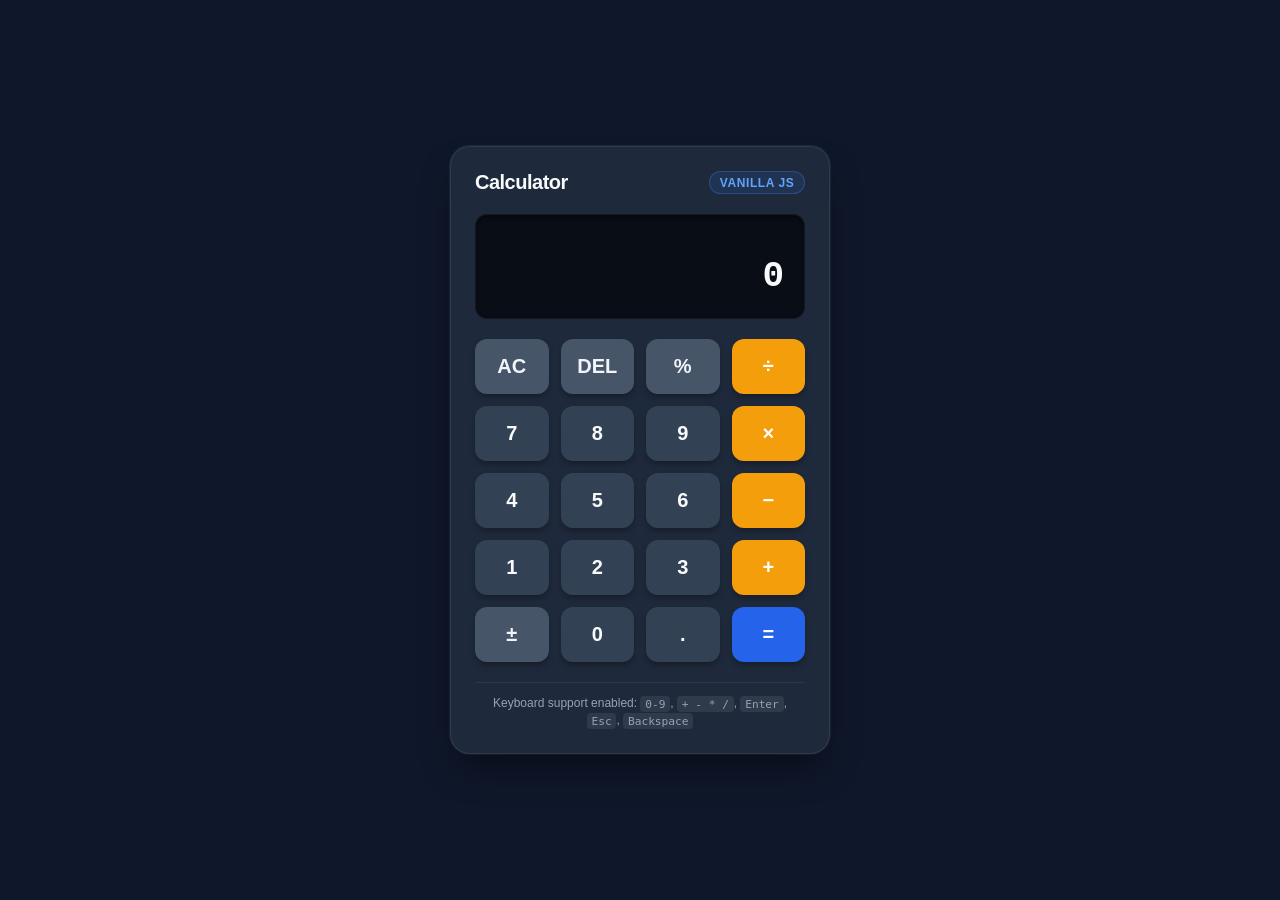
<file: web/calculator/index.html>
<!DOCTYPE html>
<html lang="en">
<head>
  <meta charset="UTF-8">
  <meta name="viewport" content="width=device-width, initial-scale=1.0">
  <meta name="description" content="A modern, responsive, and accessible personal calculator built with vanilla HTML, CSS, and JavaScript.">
  <title>Personal Calculator | Developer Practice Lab</title>
  <link rel="stylesheet" href="style.css">
</head>
<body>
  <main class="calculator-wrapper">
    <div class="calculator-card" role="region" aria-label="Personal Calculator">
      <header class="calculator-header">
        <h1 class="calculator-title">Calculator</h1>
        <span class="badge">Vanilla JS</span>
      </header>

      <section class="display-container" aria-live="polite" aria-atomic="true">
        <div class="previous-operand" id="previousOperand" data-previous-operand aria-label="Previous expression"></div>
        <div class="current-operand" id="currentOperand" data-current-operand aria-label="Current input">0</div>
      </section>

      <section class="keypad" role="group" aria-label="Calculator keypad">
        <!-- Row 1 -->
        <button type="button" class="btn btn-action" data-action="all-clear" aria-label="All clear">AC</button>
        <button type="button" class="btn btn-action" data-action="delete" aria-label="Delete last character">DEL</button>
        <button type="button" class="btn btn-action" data-action="percent" aria-label="Percentage">%</button>
        <button type="button" class="btn btn-operator" data-operator="÷" aria-label="Divide">÷</button>

        <!-- Row 2 -->
        <button type="button" class="btn btn-number" data-number="7">7</button>
        <button type="button" class="btn btn-number" data-number="8">8</button>
        <button type="button" class="btn btn-number" data-number="9">9</button>
        <button type="button" class="btn btn-operator" data-operator="×" aria-label="Multiply">×</button>

        <!-- Row 3 -->
        <button type="button" class="btn btn-number" data-number="4">4</button>
        <button type="button" class="btn btn-number" data-number="5">5</button>
        <button type="button" class="btn btn-number" data-number="6">6</button>
        <button type="button" class="btn btn-operator" data-operator="-" aria-label="Subtract">−</button>

        <!-- Row 4 -->
        <button type="button" class="btn btn-number" data-number="1">1</button>
        <button type="button" class="btn btn-number" data-number="2">2</button>
        <button type="button" class="btn btn-number" data-number="3">3</button>
        <button type="button" class="btn btn-operator" data-operator="+" aria-label="Add">+</button>

        <!-- Row 5 -->
        <button type="button" class="btn btn-action" data-action="negate" aria-label="Toggle positive or negative">±</button>
        <button type="button" class="btn btn-number" data-number="0">0</button>
        <button type="button" class="btn btn-number" data-number=".">.</button>
        <button type="button" class="btn btn-equals" data-action="calculate" aria-label="Equals">=</button>
      </section>

      <footer class="calculator-footer">
        <p class="hint">Keyboard support enabled: <code>0-9</code>, <code>+ - * /</code>, <code>Enter</code>, <code>Esc</code>, <code>Backspace</code></p>
      </footer>
    </div>
  </main>

  <script src="app.js"></script>
</body>
</html>
</file>
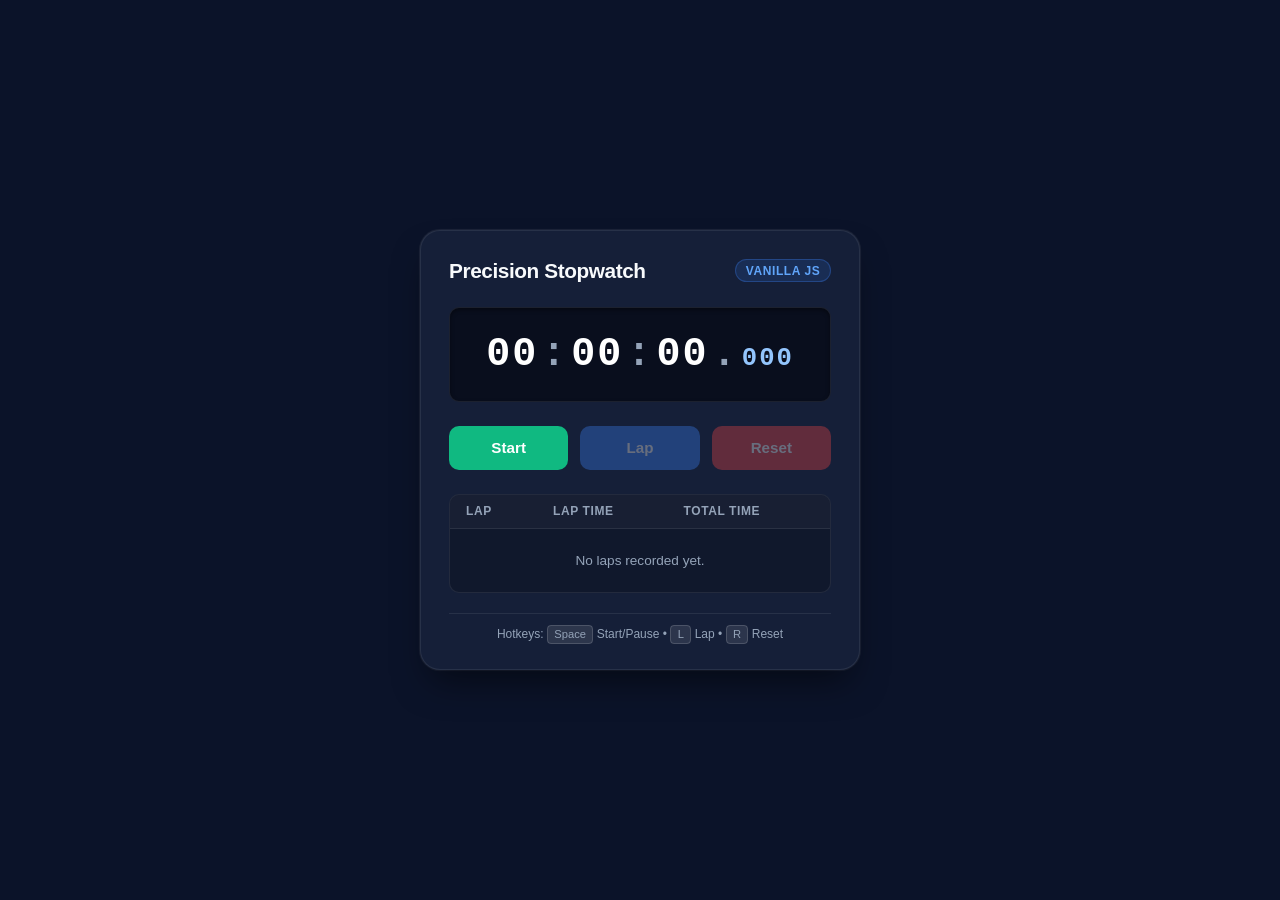
<file: web/stopwatch/index.html>
<!DOCTYPE html>
<html lang="en">
<head>
  <meta charset="UTF-8">
  <meta name="viewport" content="width=device-width, initial-scale=1.0">
  <meta name="description" content="A precision digital stopwatch with lap recording and keyboard controls, built with vanilla HTML, CSS, and JavaScript.">
  <title>Precision Stopwatch | Developer Practice Lab</title>
  <link rel="stylesheet" href="style.css">
</head>
<body>
  <main class="stopwatch-wrapper">
    <div class="stopwatch-card" role="region" aria-label="Digital Stopwatch">
      <header class="stopwatch-header">
        <h1 class="stopwatch-title">Precision Stopwatch</h1>
        <span class="badge">Vanilla JS</span>
      </header>

      <!-- Digital Display -->
      <section class="display-panel" aria-live="off">
        <div class="time-readout" id="timeDisplay" aria-label="Stopwatch elapsed time">
          <span class="time-segment" id="hours">00</span><span class="colon">:</span><span class="time-segment" id="minutes">00</span><span class="colon">:</span><span class="time-segment" id="seconds">00</span><span class="dot">.</span><span class="time-segment ms" id="milliseconds">000</span>
        </div>
      </section>

      <!-- Controls -->
      <section class="controls-panel" role="group" aria-label="Stopwatch controls">
        <button type="button" class="btn btn-primary" id="startPauseBtn" aria-label="Start stopwatch">Start</button>
        <button type="button" class="btn btn-secondary" id="lapBtn" disabled aria-label="Record lap time">Lap</button>
        <button type="button" class="btn btn-danger" id="resetBtn" disabled aria-label="Reset stopwatch">Reset</button>
      </section>

      <!-- Laps List -->
      <section class="laps-container" id="lapsContainer" aria-label="Recorded lap splits">
        <div class="laps-header">
          <span>Lap</span>
          <span>Lap Time</span>
          <span>Total Time</span>
        </div>
        <div class="laps-list" id="lapsList" role="list">
          <p class="no-laps-msg" id="noLapsMsg">No laps recorded yet.</p>
        </div>
      </section>

      <footer class="stopwatch-footer">
        <p class="hint">Hotkeys: <kbd>Space</kbd> Start/Pause &bull; <kbd>L</kbd> Lap &bull; <kbd>R</kbd> Reset</p>
      </footer>
    </div>
  </main>

  <script src="app.js"></script>
</body>
</html>
</file>
<file: web/calculator/style.css>
/* Modern CSS Variables & Resets */
:root {
  --bg-primary: #0f172a;
  --card-bg: #1e293b;
  --display-bg: #090d16;
  --text-primary: #f8fafc;
  --text-muted: #94a3b8;
  --btn-num-bg: #334155;
  --btn-num-hover: #475569;
  --btn-action-bg: #475569;
  --btn-action-hover: #64748b;
  --btn-operator-bg: #f59e0b;
  --btn-operator-hover: #d97706;
  --btn-equals-bg: #2563eb;
  --btn-equals-hover: #1d4ed8;
  --badge-bg: #3b82f620;
  --badge-border: #3b82f650;
  --badge-text: #60a5fa;
  --radius-card: 20px;
  --radius-btn: 12px;
  --shadow-lg: 0 20px 35px -10px rgba(0, 0, 0, 0.5), 0 0 1px 1px rgba(255, 255, 255, 0.08);
  --shadow-key: 0 4px 6px -1px rgba(0, 0, 0, 0.3);
}

*, *::before, *::after {
  box-sizing: border-box;
  margin: 0;
  padding: 0;
}

body {
  font-family: -apple-system, BlinkMacSystemFont, "Segoe UI", Roboto, Helvetica, Arial, sans-serif;
  background-color: var(--bg-primary);
  color: var(--text-primary);
  min-height: 100vh;
  display: flex;
  align-items: center;
  justify-content: center;
  padding: 1.5rem;
}

.calculator-wrapper {
  width: 100%;
  max-width: 380px;
}

.calculator-card {
  background: var(--card-bg);
  border-radius: var(--radius-card);
  padding: 1.5rem;
  box-shadow: var(--shadow-lg);
  border: 1px solid rgba(255, 255, 255, 0.08);
}

.calculator-header {
  display: flex;
  justify-content: space-between;
  align-items: center;
  margin-bottom: 1.25rem;
}

.calculator-title {
  font-size: 1.25rem;
  font-weight: 700;
  letter-spacing: -0.025em;
  color: var(--text-primary);
}

.badge {
  font-size: 0.75rem;
  font-weight: 600;
  padding: 0.2rem 0.6rem;
  background-color: var(--badge-bg);
  color: var(--badge-text);
  border: 1px solid var(--badge-border);
  border-radius: 9999px;
  text-transform: uppercase;
  letter-spacing: 0.05em;
}

/* Display Screen */
.display-container {
  background-color: var(--display-bg);
  border-radius: var(--radius-btn);
  padding: 1.25rem;
  margin-bottom: 1.25rem;
  min-height: 100px;
  display: flex;
  flex-direction: column;
  justify-content: space-between;
  text-align: right;
  border: 1px solid rgba(255, 255, 255, 0.05);
  box-shadow: inset 0 2px 4px rgba(0, 0, 0, 0.4);
  overflow: hidden;
}

.previous-operand {
  font-size: 0.95rem;
  color: var(--text-muted);
  min-height: 1.25rem;
  word-break: break-all;
  font-family: "Courier New", Courier, monospace;
}

.current-operand {
  font-size: 2.25rem;
  font-weight: 600;
  color: var(--text-primary);
  line-height: 1.2;
  word-break: break-all;
  font-family: "Courier New", Courier, monospace;
}

/* Keypad Grid */
.keypad {
  display: grid;
  grid-template-columns: repeat(4, 1fr);
  gap: 0.75rem;
}

.btn {
  font-size: 1.25rem;
  font-weight: 600;
  border: none;
  border-radius: var(--radius-btn);
  padding: 1rem 0;
  cursor: pointer;
  transition: all 0.15s ease-in-out;
  color: var(--text-primary);
  box-shadow: var(--shadow-key);
  display: flex;
  align-items: center;
  justify-content: center;
  user-select: none;
  touch-action: manipulation;
}

.btn:focus-visible {
  outline: 2px solid #60a5fa;
  outline-offset: 2px;
}

.btn:active {
  transform: translateY(2px);
  box-shadow: none;
}

.btn-number {
  background-color: var(--btn-num-bg);
}

.btn-number:hover {
  background-color: var(--btn-num-hover);
}

.btn-action {
  background-color: var(--btn-action-bg);
  color: #f1f5f9;
}

.btn-action:hover {
  background-color: var(--btn-action-hover);
}

.btn-operator {
  background-color: var(--btn-operator-bg);
  color: #ffffff;
}

.btn-operator:hover {
  background-color: var(--btn-operator-hover);
}

.btn-equals {
  background-color: var(--btn-equals-bg);
  color: #ffffff;
}

.btn-equals:hover {
  background-color: var(--btn-equals-hover);
}

/* Footer / Info */
.calculator-footer {
  margin-top: 1.25rem;
  padding-top: 0.75rem;
  border-top: 1px solid rgba(255, 255, 255, 0.06);
  text-align: center;
}

.hint {
  font-size: 0.75rem;
  color: var(--text-muted);
  line-height: 1.4;
}

.hint code {
  background-color: rgba(255, 255, 255, 0.08);
  padding: 0.1rem 0.3rem;
  border-radius: 4px;
  font-size: 0.7rem;
}

/* Responsive adjustments */
@media (max-width: 400px) {
  .calculator-card {
    padding: 1rem;
  }
  .keypad {
    gap: 0.5rem;
  }
  .btn {
    padding: 0.85rem 0;
    font-size: 1.15rem;
  }
  .current-operand {
    font-size: 1.85rem;
  }
}
</file>
<file: web/stopwatch/style.css>
/* Stopwatch Stylesheet */
:root {
  --bg-primary: #0b1329;
  --card-bg: #151f38;
  --display-bg: #090e1d;
  --text-primary: #f8fafc;
  --text-muted: #94a3b8;
  --border-color: rgba(255, 255, 255, 0.08);

  /* Button Colors */
  --btn-start-bg: #10b981;
  --btn-start-hover: #059669;
  --btn-pause-bg: #f59e0b;
  --btn-pause-hover: #d97706;
  --btn-lap-bg: #3b82f6;
  --btn-lap-hover: #2563eb;
  --btn-reset-bg: #ef4444;
  --btn-reset-hover: #dc2626;

  /* Lap Highlights */
  --lap-fastest-bg: rgba(16, 185, 129, 0.15);
  --lap-fastest-text: #34d399;
  --lap-slowest-bg: rgba(239, 68, 68, 0.15);
  --lap-slowest-text: #f87171;

  --radius-card: 20px;
  --radius-btn: 10px;
  --shadow-lg: 0 20px 35px -10px rgba(0, 0, 0, 0.5), 0 0 1px 1px rgba(255, 255, 255, 0.08);
}

*, *::before, *::after {
  box-sizing: border-box;
  margin: 0;
  padding: 0;
}

body {
  font-family: -apple-system, BlinkMacSystemFont, "Segoe UI", Roboto, Helvetica, Arial, sans-serif;
  background-color: var(--bg-primary);
  color: var(--text-primary);
  min-height: 100vh;
  display: flex;
  align-items: center;
  justify-content: center;
  padding: 1.5rem;
}

.stopwatch-wrapper {
  width: 100%;
  max-width: 440px;
}

.stopwatch-card {
  background: var(--card-bg);
  border-radius: var(--radius-card);
  padding: 1.75rem;
  box-shadow: var(--shadow-lg);
  border: 1px solid var(--border-color);
}

.stopwatch-header {
  display: flex;
  justify-content: space-between;
  align-items: center;
  margin-bottom: 1.5rem;
}

.stopwatch-title {
  font-size: 1.3rem;
  font-weight: 700;
  letter-spacing: -0.02em;
}

.badge {
  font-size: 0.75rem;
  font-weight: 600;
  padding: 0.2rem 0.6rem;
  background-color: rgba(59, 130, 246, 0.15);
  color: #60a5fa;
  border: 1px solid rgba(59, 130, 246, 0.3);
  border-radius: 9999px;
  text-transform: uppercase;
  letter-spacing: 0.05em;
}

/* Time Readout */
.display-panel {
  background-color: var(--display-bg);
  border-radius: var(--radius-btn);
  padding: 1.5rem 1rem;
  margin-bottom: 1.5rem;
  text-align: center;
  border: 1px solid var(--border-color);
  box-shadow: inset 0 2px 4px rgba(0, 0, 0, 0.4);
}

.time-readout {
  font-family: "Courier New", Courier, monospace;
  font-size: 2.5rem;
  font-weight: 700;
  letter-spacing: 0.05em;
  color: #ffffff;
  display: inline-flex;
  align-items: baseline;
}

.time-segment {
  display: inline-block;
  min-width: 1.7ch;
}

.time-segment.ms {
  font-size: 1.6rem;
  color: #93c5fd;
  min-width: 3.2ch;
}

.colon, .dot {
  color: var(--text-muted);
  margin: 0 0.15ch;
}

/* Action Buttons */
.controls-panel {
  display: grid;
  grid-template-columns: repeat(3, 1fr);
  gap: 0.75rem;
  margin-bottom: 1.5rem;
}

.btn {
  font-size: 0.95rem;
  font-weight: 600;
  padding: 0.85rem 0.5rem;
  border: none;
  border-radius: var(--radius-btn);
  cursor: pointer;
  transition: all 0.15s ease-in-out;
  color: #ffffff;
  user-select: none;
  touch-action: manipulation;
}

.btn:disabled {
  opacity: 0.35;
  cursor: not-allowed;
  transform: none !important;
}

.btn:not(:disabled):active {
  transform: translateY(2px);
}

.btn-primary {
  background-color: var(--btn-start-bg);
}
.btn-primary:not(:disabled):hover {
  background-color: var(--btn-start-hover);
}

.btn-primary.is-running {
  background-color: var(--btn-pause-bg);
}
.btn-primary.is-running:not(:disabled):hover {
  background-color: var(--btn-pause-hover);
}

.btn-secondary {
  background-color: var(--btn-lap-bg);
}
.btn-secondary:not(:disabled):hover {
  background-color: var(--btn-lap-hover);
}

.btn-danger {
  background-color: var(--btn-reset-bg);
}
.btn-danger:not(:disabled):hover {
  background-color: var(--btn-reset-hover);
}

/* Laps List */
.laps-container {
  background: rgba(0, 0, 0, 0.2);
  border-radius: var(--radius-btn);
  border: 1px solid var(--border-color);
  overflow: hidden;
  margin-bottom: 1.25rem;
}

.laps-header {
  display: grid;
  grid-template-columns: 1fr 1.5fr 1.5fr;
  padding: 0.6rem 1rem;
  background-color: rgba(255, 255, 255, 0.03);
  border-bottom: 1px solid var(--border-color);
  font-size: 0.75rem;
  font-weight: 700;
  text-transform: uppercase;
  color: var(--text-muted);
  letter-spacing: 0.05em;
}

.laps-list {
  max-height: 180px;
  overflow-y: auto;
}

.laps-list::-webkit-scrollbar {
  width: 6px;
}
.laps-list::-webkit-scrollbar-thumb {
  background: rgba(255, 255, 255, 0.15);
  border-radius: 3px;
}

.lap-item {
  display: grid;
  grid-template-columns: 1fr 1.5fr 1.5fr;
  padding: 0.65rem 1rem;
  font-size: 0.85rem;
  font-family: "Courier New", Courier, monospace;
  border-bottom: 1px solid rgba(255, 255, 255, 0.04);
  align-items: center;
}

.lap-item:last-child {
  border-bottom: none;
}

.lap-fastest {
  background-color: var(--lap-fastest-bg);
  color: var(--lap-fastest-text);
  font-weight: 700;
}

.lap-slowest {
  background-color: var(--lap-slowest-bg);
  color: var(--lap-slowest-text);
  font-weight: 700;
}

.no-laps-msg {
  padding: 1.5rem 1rem;
  text-align: center;
  font-size: 0.85rem;
  color: var(--text-muted);
}

/* Footer Hint */
.stopwatch-footer {
  text-align: center;
  border-top: 1px solid var(--border-color);
  padding-top: 0.85rem;
}

.hint {
  font-size: 0.75rem;
  color: var(--text-muted);
}

kbd {
  background: rgba(255, 255, 255, 0.1);
  padding: 0.15rem 0.4rem;
  border-radius: 4px;
  font-family: inherit;
  font-size: 0.7rem;
  border: 1px solid rgba(255, 255, 255, 0.15);
}

/* Mobile adjustments */
@media (max-width: 400px) {
  .stopwatch-card {
    padding: 1.25rem;
  }
  .time-readout {
    font-size: 2rem;
  }
  .time-segment.ms {
    font-size: 1.3rem;
  }
}
</file>
